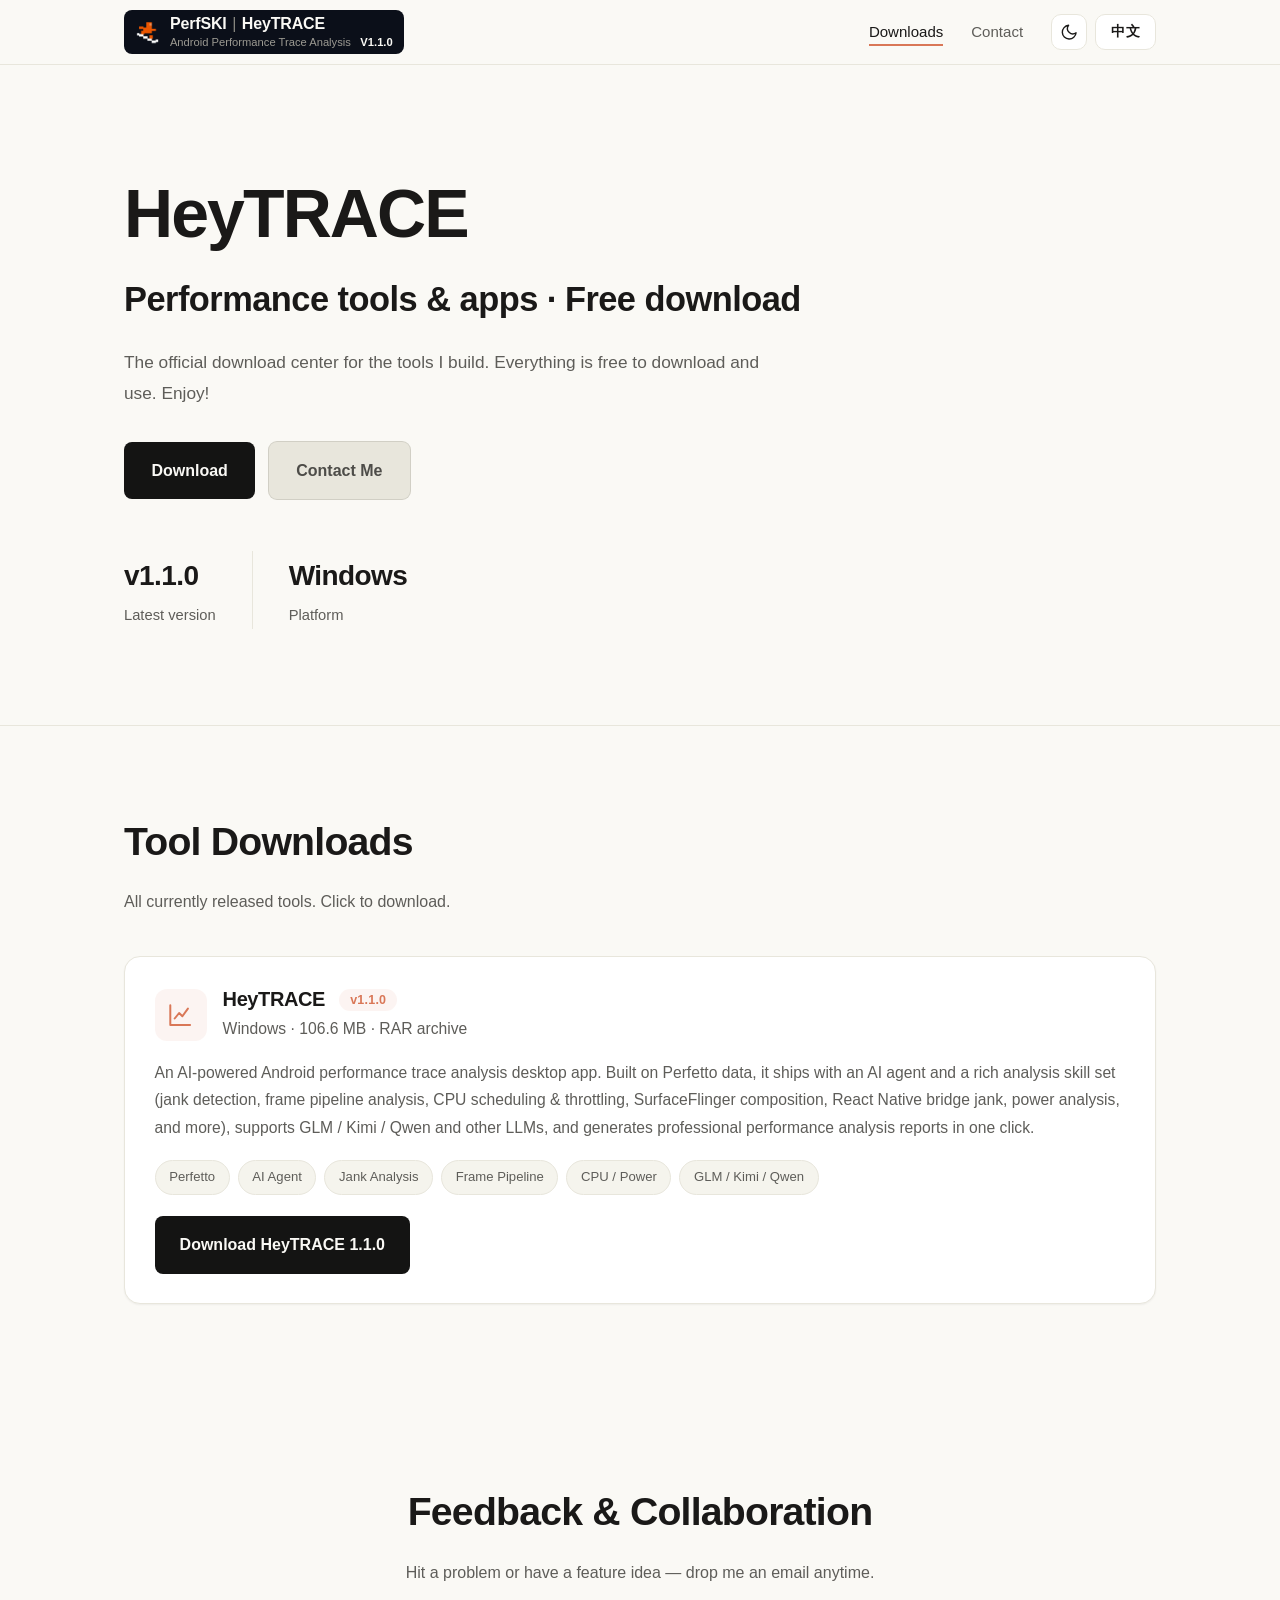
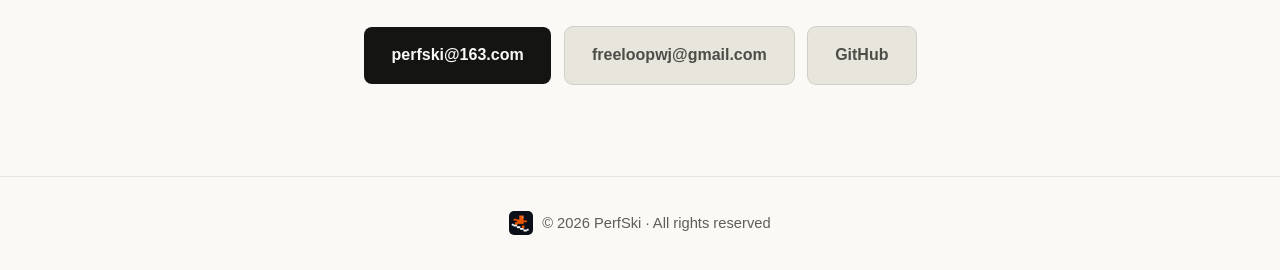
<file: index.html>
<!DOCTYPE html>
<html lang="zh-CN">
<head>
  <meta charset="UTF-8">
  <meta name="viewport" content="width=device-width, initial-scale=1.0">
  <title data-i18n="meta.title">HeyTRACE</title>
  <meta name="description" data-i18n-content="meta.description"
        content="PerfSki 工具下载中心：HeyTRACE 等自研工具与应用，免费下载">
  <meta property="og:type" content="website">
  <meta property="og:title" data-i18n-content="meta.title" content="HeyTRACE">
  <meta property="og:description" data-i18n-content="meta.description"
        content="PerfSki 工具下载中心：HeyTRACE 等自研工具与应用，免费下载">
  <meta name="theme-color" content="#faf9f5">
  <link rel="icon" type="image/png" href="assets/favicon.png">
  <script>document.documentElement.classList.add("js");</script>
  <link rel="stylesheet" href="css/style.css?v=9">
</head>
<body>

  <!-- ============ 顶部导航 ============ -->
  <header class="site-header" id="top">
    <nav class="container nav">
      <a class="brand" href="#top" aria-label="PerfSKI HeyTRACE">
        <span class="brand-badge">
          <img class="brand-logo" src="assets/logo.png" alt="" width="28" height="28">
          <span class="brand-copy">
            <span class="brand-line">
              <span class="brand-family">PerfSKI</span>
              <span class="brand-divider">|</span>
              <span class="brand-product">HeyTRACE</span>
            </span>
            <span class="brand-sub">
              <span data-i18n="brand.subtitle">Android 性能 Trace 分析工具</span>
              <span class="brand-version">V1.1.0</span>
            </span>
          </span>
        </span>
      </a>

      <button class="nav-toggle" id="navToggle" aria-expanded="false" aria-controls="navMenu"
              data-i18n-aria="nav.menu" aria-label="打开菜单">
        <span class="bar"></span><span class="bar"></span><span class="bar"></span>
      </button>

      <div class="nav-menu" id="navMenu">
        <ul class="nav-links">
          <li><a href="#projects" data-i18n="nav.projects">工具下载</a></li>
          <li><a href="#contact" data-i18n="nav.contact">联系</a></li>
        </ul>
        <div class="nav-actions">
          <button class="icon-btn" id="themeToggle" data-i18n-aria="nav.theme" aria-label="切换主题">
            <svg class="icon-moon" viewBox="0 0 24 24" aria-hidden="true">
              <path d="M21 12.8A9 9 0 1 1 11.2 3a7 7 0 0 0 9.8 9.8z"/>
            </svg>
            <svg class="icon-sun" viewBox="0 0 24 24" aria-hidden="true">
              <circle cx="12" cy="12" r="4"/>
              <path d="M12 2v2M12 20v2M4.9 4.9l1.4 1.4M17.7 17.7l1.4 1.4M2 12h2M20 12h2M4.9 19.1l1.4-1.4M17.7 6.3l1.4-1.4"/>
            </svg>
          </button>
          <button class="lang-btn" id="langToggle" aria-label="Switch language / 切换语言">
            <span data-lang-label>EN</span>
          </button>
        </div>
      </div>
    </nav>
  </header>

  <main>
    <!-- ============ 首屏 Hero ============ -->
    <section class="hero">
      <div class="container hero-inner">
        <h1 class="hero-title reveal">HeyTRACE</h1>
        <p class="hero-role reveal" data-i18n="hero.role">性能分析工具与应用 · 免费下载</p>
        <p class="hero-desc reveal" data-i18n="hero.desc">
          这里是我开发的工具官方下载中心，所有工具均可免费下载使用，欢迎体验
        </p>
        <div class="hero-actions reveal">
          <a class="btn btn-primary" href="#projects" data-i18n="hero.cta.download">工具下载</a>
          <a class="btn btn-secondary" href="#contact" data-i18n="hero.cta.contact">联系我</a>
        </div>
        <ul class="hero-stats reveal">
          <li><strong>v1.1.0</strong><span data-i18n="hero.stat.version">最新版本</span></li>
          <li><strong>Windows</strong><span data-i18n="hero.stat.platform">支持平台</span></li>
        </ul>
      </div>
    </section>

    <!-- ============ 工具下载 ============ -->
    <section class="section" id="projects">
      <div class="container">
        <h2 class="section-title reveal" data-i18n="projects.title">工具下载</h2>
        <p class="section-desc reveal" data-i18n="projects.desc">当前发布的所有工具，点击即可下载</p>
        <div class="projects-grid">

          <!-- ====== 工具 1：HeyTRACE 1.1.0 ====== -->
          <article class="card project-card download-card reveal">
            <div class="project-head">
              <div class="product-icon" aria-hidden="true">
                <svg viewBox="0 0 24 24">
                  <path d="M3 3v18h18"/>
                  <path d="M7 15l4-5 3 3 5-7"/>
                </svg>
              </div>
              <div>
                <h3>HeyTRACE <span class="version-badge">v1.1.0</span></h3>
                <p class="project-meta" data-i18n="projects.heytrace.meta">Windows · 106.6 MB · RAR 压缩包</p>
              </div>
            </div>
            <p data-i18n="projects.heytrace.desc">
              AI 驱动的 Android 性能 Trace 分析桌面工具基于 Perfetto 数据，内置 AI Agent
              与性能分析技能库（卡顿检测、帧管线分析、CPU 调度与降频、SurfaceFlinger 合成、
              React Native 桥接卡顿、功耗分析等），支持 GLM / Kimi / Qwen 等大模型，
              一键生成专业的性能分析报告
            </p>
            <ul class="tag-list">
              <li>Perfetto</li>
              <li>AI Agent</li>
              <li data-i18n="projects.tag.jank">卡顿分析</li>
              <li data-i18n="projects.tag.frame">帧管线</li>
              <li data-i18n="projects.tag.power">CPU / 功耗</li>
              <li>GLM / Kimi / Qwen</li>
            </ul>
            <div class="project-links">
              <a class="btn btn-primary btn-download"
                 href="https://github.com/perfski/heytrace/releases/download/HeyTRACE-v1.1.0/HeyTRACE-1.1.0.rar">
                <span data-i18n="projects.heytrace.download">下载 HeyTRACE 1.1.0</span>
              </a>
            </div>
          </article>

          <!-- ====== 未来更多工具追加在这里 ====== -->

        </div>
      </div>
    </section>

    <!-- ============ 联系 ============ -->
    <section class="section" id="contact">
      <div class="container contact-box reveal">
        <h2 class="section-title" data-i18n="contact.title">反馈与合作</h2>
        <p class="section-desc" data-i18n="contact.desc">
          使用中遇到问题、有功能建议，欢迎给我发邮件
        </p>
        <div class="contact-actions">
          <a class="btn btn-primary" href="mailto:perfski@163.com">perfski@163.com</a>
          <a class="btn btn-secondary" href="mailto:freeloopwj@gmail.com">freeloopwj@gmail.com</a>
          <a class="btn btn-secondary" href="https://github.com/perfski" target="_blank" rel="noopener">
            GitHub
          </a>
        </div>
      </div>
    </section>
  </main>

  <!-- ============ 页脚 ============ -->
  <footer class="site-footer">
    <div class="container footer-inner">
      <p class="footer-line">
        <span class="footer-logo" aria-hidden="true">
          <img src="assets/logo.png" alt="" width="20" height="20">
        </span>
        <span class="footer-copy">© <span id="year">2026</span> PerfSki ·
          <span data-i18n="footer.rights">保留所有权利</span></span>
      </p>
    </div>
  </footer>

  <script src="js/translations.js?v=10"></script>
  <script src="js/main.js?v=7"></script>
</body>
</html>
</file>
<file: css/style.css>
/* ============================================================
   PerfSki — 工具下载站
   简约专业风格：暖米色底 / 深墨色按钮 / 赤陶橙强调（配色参考 claude.com）
   深色主题为辅无渐变、无毛玻璃、无光晕装饰
   ============================================================ */

:root {
  --font-sans: -apple-system, BlinkMacSystemFont, "Segoe UI", "PingFang SC",
    "Microsoft YaHei", "Noto Sans SC", Roboto, sans-serif;

  /* 浅色（默认）— 与 claude.com 同一套灰度和强调色 */
  --bg: #faf9f5;
  --bg-alt: #f5f4ed;
  --surface: #ffffff;
  --border: #e8e6dc;
  --border-strong: #dedcd1;
  --text: #1a1918;
  --text-muted: #5e5d59;
  --accent: #d97757;
  --accent-hover: #c6613f;
  --accent-soft: rgba(217, 119, 87, 0.08);
  --btn-primary-bg: #141413;
  --btn-primary-fg: #faf9f5;
  --btn-secondary-bg: #e8e6dc;
  --btn-secondary-fg: #4d4c48;
  --btn-secondary-border: #d1cfc5;
  --shadow-card: 0 1px 2px rgba(20, 20, 19, 0.05);
  --shadow-hover: 0 10px 28px rgba(20, 20, 19, 0.1);
  --header-bg: rgba(250, 249, 245, 0.92);
}

[data-theme="dark"] {
  --bg: #141413;
  --bg-alt: #1a1918;
  --surface: #1f1e1d;
  --border: rgba(255, 255, 255, 0.1);
  --border-strong: rgba(255, 255, 255, 0.16);
  --text: #faf9f5;
  --text-muted: #9c9a92;
  --accent: #d97757;
  --accent-hover: #c6613f;
  --accent-soft: rgba(217, 119, 87, 0.14);
  --btn-primary-bg: #faf9f5;
  --btn-primary-fg: #141413;
  --btn-secondary-bg: #30302e;
  --btn-secondary-fg: #faf9f5;
  --btn-secondary-border: #3d3d3a;
  --shadow-card: 0 1px 2px rgba(0, 0, 0, 0.3);
  --shadow-hover: 0 10px 28px rgba(0, 0, 0, 0.45);
  --header-bg: rgba(20, 20, 19, 0.92);
}

/* ---------- 基础 ---------- */
*,
*::before,
*::after {
  box-sizing: border-box;
}

html {
  scroll-behavior: smooth;
  scroll-padding-top: 5rem;
}

body {
  margin: 0;
  font-family: var(--font-sans);
  background: var(--bg);
  color: var(--text);
  line-height: 1.75;
  -webkit-font-smoothing: antialiased;
  transition: background-color 0.25s ease, color 0.25s ease;
}

::selection {
  background: rgba(217, 119, 87, 0.18);
}

img,
svg {
  display: block;
  max-width: 100%;
}

a {
  color: var(--accent);
  text-decoration: none;
  transition: color 0.18s ease;
}

a:hover {
  color: var(--accent-hover);
}

h1,
h2,
h3 {
  line-height: 1.2;
  letter-spacing: -0.02em;
  font-weight: 600;
  margin: 0 0 0.6em;
}

p {
  margin: 0 0 1em;
}

ul {
  margin: 0;
  padding: 0;
  list-style: none;
}

.container {
  max-width: 1080px;
  margin: 0 auto;
  padding: 0 1.5rem;
}

/* ---------- 顶部导航 ---------- */
.site-header {
  position: sticky;
  top: 0;
  z-index: 100;
  background: var(--header-bg);
  backdrop-filter: blur(8px);
  -webkit-backdrop-filter: blur(8px);
  border-bottom: 1px solid var(--border);
}

.nav {
  display: flex;
  align-items: center;
  justify-content: space-between;
  height: 4rem;
  gap: 1rem;
}

.brand {
  display: inline-flex;
  color: inherit;
  text-decoration: none;
}

.brand-badge {
  display: inline-flex;
  align-items: center;
  gap: 0.55rem;
  padding: 0.32rem 0.72rem;
  background: #0b0f19;
  border-radius: 8px;
}

.brand-logo {
  display: block;
  flex: none;
  width: 1.6rem;
  height: 1.6rem;
}

.brand-copy {
  display: flex;
  flex-direction: column;
  line-height: 1.15;
}

.brand-line {
  display: flex;
  align-items: baseline;
  white-space: nowrap;
  letter-spacing: -0.01em;
}

.brand-family,
.brand-product {
  color: #faf9f5;
  font-weight: 700;
  font-size: 1rem;
}

.brand-divider {
  color: #87867f;
  font-weight: 400;
  padding: 0 0.35rem;
}

.brand-sub {
  display: block;
  margin-top: 0.15rem;
  color: #9c9a92;
  font-size: 0.7rem;
  white-space: nowrap;
}

.brand-version {
  margin-left: 0.4rem;
  color: #faf9f5;
  font-weight: 700;
}

.brand:hover {
  color: inherit;
  opacity: 0.88;
}

.nav-menu {
  display: flex;
  align-items: center;
  gap: 1.75rem;
}

.nav-links {
  display: flex;
  gap: 1.75rem;
}

.nav-links a {
  color: var(--text-muted);
  font-size: 0.94rem;
  font-weight: 500;
  padding: 0.25rem 0;
  border-bottom: 2px solid transparent;
  transition: color 0.18s ease, border-color 0.18s ease;
}

.nav-links a:hover,
.nav-links a.active {
  color: var(--text);
  border-bottom-color: var(--accent);
}

.nav-actions {
  display: flex;
  align-items: center;
  gap: 0.5rem;
}

.icon-btn,
.lang-btn {
  border: 1px solid var(--border);
  background: var(--surface);
  color: var(--text);
  cursor: pointer;
  transition: border-color 0.18s ease, color 0.18s ease;
}

.icon-btn:hover,
.lang-btn:hover {
  border-color: var(--accent);
  color: var(--accent);
}

.icon-btn {
  width: 2.25rem;
  height: 2.25rem;
  display: grid;
  place-items: center;
  border-radius: 10px;
}

.icon-btn svg {
  width: 1.15rem;
  height: 1.15rem;
  stroke: currentColor;
  fill: none;
  stroke-width: 1.8;
  stroke-linecap: round;
  stroke-linejoin: round;
}

/* 主题图标：浅色显示月亮（点击进深色），深色显示太阳 */
.icon-sun {
  display: none;
}

[data-theme="dark"] .icon-sun {
  display: block;
}

[data-theme="dark"] .icon-moon {
  display: none;
}

.lang-btn {
  height: 2.25rem;
  padding: 0 0.95rem;
  border-radius: 10px;
  font-size: 0.85rem;
  font-weight: 600;
  letter-spacing: 0.02em;
}

/* 汉堡按钮（移动端） */
.nav-toggle {
  display: none;
  flex-direction: column;
  justify-content: center;
  gap: 5px;
  width: 2.5rem;
  height: 2.5rem;
  padding: 0;
  border: 1px solid var(--border);
  border-radius: 10px;
  background: var(--surface);
  cursor: pointer;
}

.nav-toggle .bar {
  width: 18px;
  height: 2px;
  margin: 0 auto;
  background: var(--text);
  border-radius: 2px;
  transition: transform 0.25s ease, opacity 0.25s ease;
}

/* ---------- Hero ---------- */
.hero {
  padding: 7rem 0 6rem;
  border-bottom: 1px solid var(--border);
}

.hero-title {
  font-size: clamp(2.6rem, 5.6vw, 4.25rem);
  font-weight: 700;
  letter-spacing: -0.028em;
  line-height: 1.08;
  margin-bottom: 1.15rem;
}

.hero-role {
  font-size: clamp(1.55rem, 3.2vw, 2.15rem);
  font-weight: 600;
  letter-spacing: -0.015em;
  color: var(--text);
  margin-bottom: 1.15rem;
}

.hero-desc {
  max-width: 40rem;
  color: var(--text-muted);
  font-size: 1.08rem;
}

.hero-actions {
  display: flex;
  flex-wrap: wrap;
  gap: 0.85rem;
  margin: 2.15rem 0 3.25rem;
}

.hero-stats {
  display: flex;
  flex-wrap: wrap;
  gap: 0;
}

.hero-stats li {
  display: flex;
  flex-direction: column;
  gap: 0.15rem;
  padding: 0 2.25rem;
  border-left: 1px solid var(--border);
}

.hero-stats li:first-child {
  padding-left: 0;
  border-left: none;
}

.hero-stats strong {
  font-size: 1.75rem;
  font-weight: 700;
  letter-spacing: -0.02em;
  color: var(--text);
}

.hero-stats span {
  color: var(--text-muted);
  font-size: 0.92rem;
}

/* ---------- 按钮 ---------- */
.btn {
  display: inline-flex;
  align-items: center;
  justify-content: center;
  padding: 0.85rem 1.65rem;
  border-radius: 8px;
  font-size: 1rem;
  font-weight: 600;
  border: 1px solid transparent;
  cursor: pointer;
  transition: background-color 0.2s ease, border-color 0.2s ease,
    color 0.2s ease, box-shadow 0.2s ease;
}

.btn-primary {
  background: var(--btn-primary-bg);
  color: var(--btn-primary-fg);
  box-shadow: 0 0 0 0 var(--btn-primary-bg);
}

.btn-primary:hover {
  color: var(--btn-primary-fg);
  box-shadow: 0 0 0 2px var(--btn-primary-bg);
}

.btn-secondary {
  background: var(--btn-secondary-bg);
  color: var(--btn-secondary-fg);
  box-shadow: 0 0 0 0 var(--btn-secondary-bg), 0 0 0 1px var(--btn-secondary-border);
}

.btn-secondary:hover {
  color: var(--btn-primary-bg);
  box-shadow: 0 0 0 1px var(--btn-secondary-bg), 0 0 0 2px var(--btn-secondary-border);
}

/* ---------- 通用 Section ---------- */
.section {
  padding: 5.75rem 0;
}

.section-alt {
  background: var(--bg-alt);
  border-top: 1px solid var(--border);
  border-bottom: 1px solid var(--border);
}

.section-title {
  font-size: clamp(1.75rem, 3.6vw, 2.45rem);
  font-weight: 700;
  max-width: 32rem;
}

.section-desc {
  color: var(--text-muted);
  max-width: 40rem;
  margin-bottom: 2.5rem;
}

/* ---------- 卡片 / 产品 ---------- */
.card {
  background: var(--surface);
  border: 1px solid var(--border);
  border-radius: 16px;
  padding: 1.85rem;
  box-shadow: var(--shadow-card);
  transition: border-color 0.2s ease, box-shadow 0.2s ease;
}

.card:hover {
  border-color: var(--accent);
  box-shadow: var(--shadow-hover);
}

.projects-grid {
  display: grid;
  grid-template-columns: repeat(auto-fit, minmax(320px, 1fr));
  gap: 1.35rem;
  margin-top: 2.5rem;
}

.project-card h3 {
  font-size: 1.25rem;
  font-weight: 700;
}

.project-card p {
  color: var(--text-muted);
  font-size: 0.98rem;
}

.project-links {
  display: flex;
  flex-wrap: wrap;
  gap: 0.9rem;
  margin-top: 1.35rem;
}

/* 产品下载卡片 */
.download-card .project-head {
  display: flex;
  align-items: center;
  gap: 1rem;
  margin-bottom: 1rem;
}

.product-icon {
  display: grid;
  place-items: center;
  flex: none;
  width: 3.25rem;
  height: 3.25rem;
  background: var(--accent-soft);
  border-radius: 12px;
}

.product-icon svg {
  width: 1.65rem;
  height: 1.65rem;
  stroke: var(--accent);
  fill: none;
  stroke-width: 1.8;
  stroke-linecap: round;
  stroke-linejoin: round;
}

.download-card .project-head h3 {
  margin-bottom: 0.25rem;
}

.version-badge {
  display: inline-block;
  vertical-align: middle;
  margin-left: 0.55rem;
  padding: 0.22rem 0.7rem;
  border-radius: 999px;
  background: var(--accent-soft);
  color: var(--accent);
  font-size: 0.78rem;
  font-weight: 600;
  letter-spacing: 0.02em;
}

.project-meta {
  margin: 0;
  font-size: 0.88rem;
}

.tag-list {
  display: flex;
  flex-wrap: wrap;
  gap: 0.5rem;
  margin-top: 1.15rem;
}

.tag-list li {
  font-size: 0.82rem;
  font-weight: 500;
  color: var(--text-muted);
  background: var(--bg-alt);
  border: 1px solid var(--border);
  border-radius: 999px;
  padding: 0.32rem 0.85rem;
}

.btn-download {
  padding-left: 1.5rem;
  padding-right: 1.5rem;
}

/* ---------- 联系 ---------- */
.contact-box {
  text-align: center;
}

.contact-box .section-title,
.contact-box .section-desc {
  margin-left: auto;
  margin-right: auto;
}

.contact-actions {
  display: flex;
  justify-content: center;
  flex-wrap: wrap;
  gap: 0.85rem;
}

/* ---------- 页脚 ---------- */
.site-footer {
  padding: 2.15rem 0;
  border-top: 1px solid var(--border);
}

.footer-inner {
  display: flex;
  flex-wrap: wrap;
  align-items: center;
  justify-content: center;
  text-align: center;
  gap: 0.75rem;
  color: var(--text-muted);
  font-size: 0.92rem;
}

.footer-inner p {
  margin: 0;
}

.footer-line {
  display: inline-flex;
  align-items: center;
  justify-content: center;
  gap: 0.55rem;
  line-height: 1.6;
}

.footer-logo {
  display: grid;
  place-items: center;
  flex: none;
  width: 1.5rem;
  height: 1.5rem;
  background: #0b0f19;
  border-radius: 5px;
  overflow: hidden;
}

.footer-logo img {
  display: block;
  width: 1.25rem;
  height: 1.25rem;
}

/* ---------- 滚动出现动画（仅在 JS 可用时隐藏初始状态） ---------- */
.js .reveal {
  opacity: 0;
  transform: translateY(14px);
  transition: opacity 0.55s ease, transform 0.55s ease;
}

.js .reveal.visible {
  opacity: 1;
  transform: none;
}

@media (prefers-reduced-motion: reduce) {
  html {
    scroll-behavior: auto;
  }

  .js .reveal {
    opacity: 1;
    transform: none;
    transition: none;
  }
}

/* ---------- 响应式 ---------- */
@media (max-width: 820px) {
  .nav-toggle {
    display: flex;
  }

  .nav-menu {
    position: absolute;
    top: 100%;
    left: 0;
    right: 0;
    flex-direction: column;
    align-items: stretch;
    gap: 1.25rem;
    padding: 1.25rem 1.5rem 1.75rem;
    background: var(--header-bg);
    backdrop-filter: blur(8px);
    -webkit-backdrop-filter: blur(8px);
    border-bottom: 1px solid var(--border);
    display: none;
  }

  .nav-menu.open {
    display: flex;
  }

  .nav-links {
    flex-direction: column;
    gap: 0.25rem;
  }

  .nav-links a {
    display: block;
    padding: 0.7rem 0;
    font-size: 1.05rem;
    border-bottom: none;
  }

  .nav-links a.active {
    color: var(--accent);
  }

  .nav-actions {
    justify-content: flex-start;
  }

  .hero {
    padding: 5rem 0 4.25rem;
  }

  .hero-stats {
    flex-direction: column;
    gap: 1.15rem;
  }

  .hero-stats li {
    padding: 0;
    border-left: none;
  }

  .section {
    padding: 4.5rem 0;
  }
}

@media (max-width: 480px) {
  .brand-badge {
    gap: 0.4rem;
    padding: 0.28rem 0.55rem;
  }

  .brand-logo {
    width: 1.35rem;
    height: 1.35rem;
  }

  .brand-family,
  .brand-product {
    font-size: 0.88rem;
  }

  .brand-divider {
    padding: 0 0.22rem;
  }

  .brand-sub {
    font-size: 0.62rem;
  }

  .hero-actions .btn {
    width: 100%;
  }

  .footer-inner {
    flex-direction: column;
    text-align: center;
  }
}
</file>
